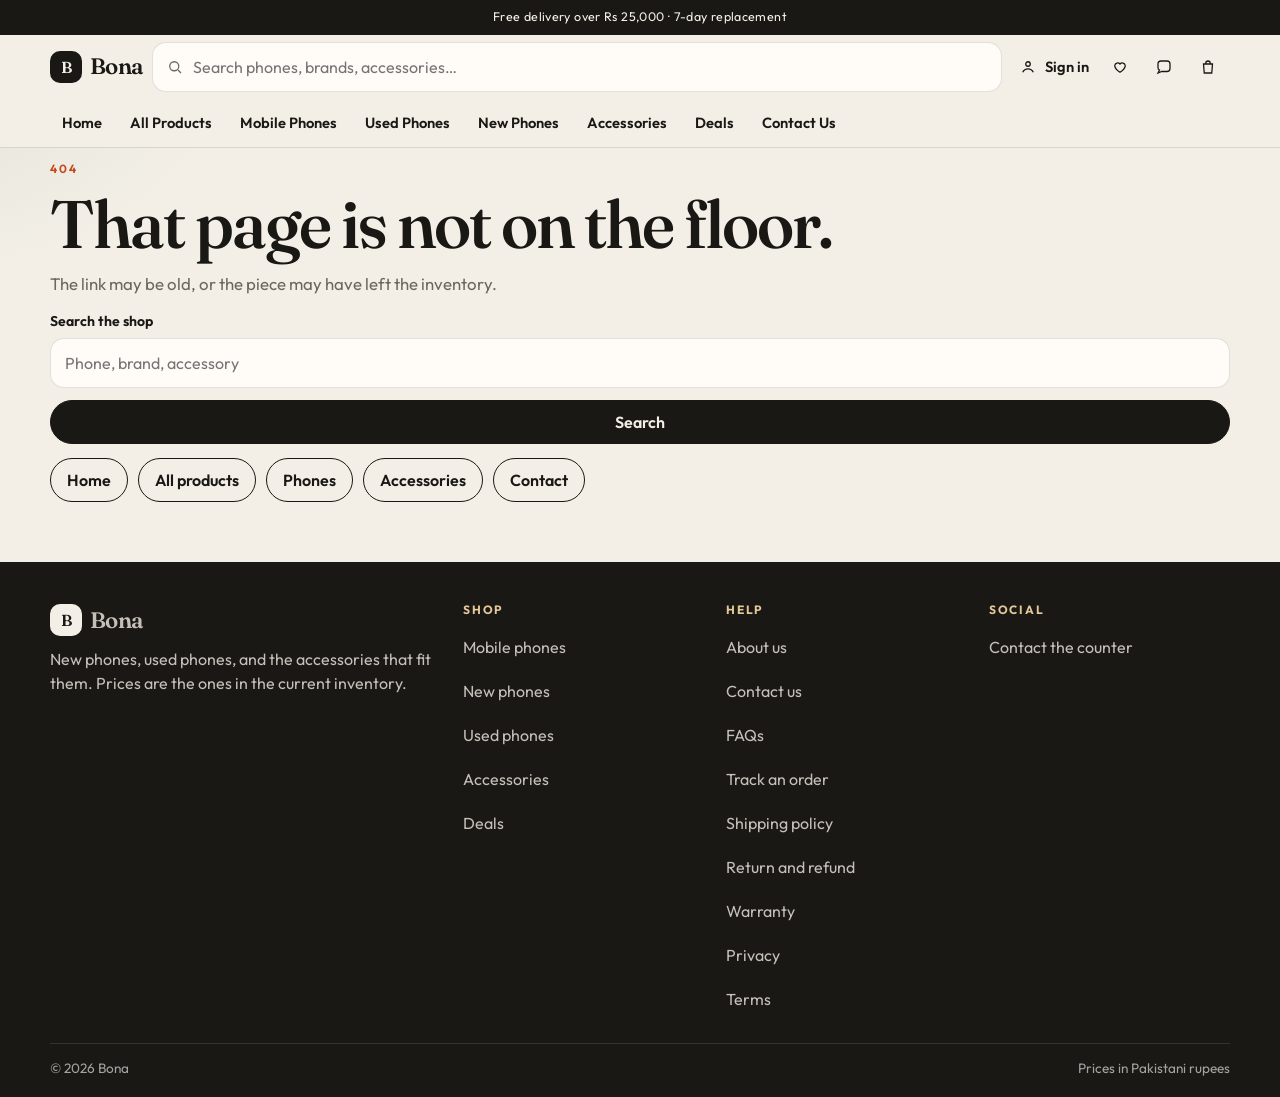
<file: index.html>
<!DOCTYPE html>
<html lang="en">
<head>
  <meta charset="UTF-8">
  <meta name="viewport" content="width=device-width, initial-scale=1, viewport-fit=cover">
  <meta name="theme-color" content="#f3efe6">
  <meta name="description" content="Bona sells new phones, used phones, and accessories. Compare PTA status, battery health, and price, then check out from your phone or a computer.">
  <title>Bona — Phones & Accessories</title>
  <link rel="icon" href="/favicon.svg" type="image/svg+xml">
  <link rel="canonical" href="/">
  <meta name="robots" content="index, follow">
  <link rel="preconnect" href="https://fonts.googleapis.com">
  <link rel="preconnect" href="https://fonts.gstatic.com" crossorigin>
  <link href="https://fonts.googleapis.com/css2?family=Fraunces:ital,opsz,wght@0,9..144,500;0,9..144,600;1,9..144,500&family=Outfit:wght@400;500;600;700&display=swap" rel="stylesheet">
  <link rel="stylesheet" href="/css/shared.css">
  <link rel="stylesheet" href="/css/store.css">
</head>
<body data-app="shop">
  <a class="skip" href="#view">Skip to content</a>
  <header class="header no-print">
    <div class="announce"><p id="announce"></p></div>
    <div class="wrap header-row">
      <a class="logo" href="/">
        <span class="mark" aria-hidden="true">B</span>
        <span id="brand-name">Bona</span>
      </a>
      <form class="search" id="header-search" role="search">
        <svg viewBox="0 0 24 24" fill="none" stroke="currentColor" stroke-width="1.7" aria-hidden="true"><circle cx="11" cy="11" r="6"/><path d="M16 16l4 4"/></svg>
        <label class="sr" for="q">Search the shop</label>
        <input id="q" name="q" type="search" placeholder="Search phones, brands, accessories…" autocomplete="off">
      </form>
      <div class="tools">
        <button class="icon-btn account-btn" id="account-open" type="button" aria-label="Account">
          <svg viewBox="0 0 24 24" fill="none" stroke="currentColor" stroke-width="1.7" aria-hidden="true"><circle cx="12" cy="8" r="3"/><path d="M5 19c1.4-3 3.8-4.5 7-4.5S17.6 16 19 19"/></svg>
          <span class="tool-label" id="account-label">Sign in</span>
        </button>
        <a class="icon-btn" href="/wishlist" id="wish-link" aria-label="Wishlist">
          <svg viewBox="0 0 24 24" fill="none" stroke="currentColor" stroke-width="1.7" aria-hidden="true"><path d="M12 19s-7-4.4-7-9a4 4 0 0 1 7-2 4 4 0 0 1 7 2c0 4.6-7 9-7 9z"/></svg>
          <span id="wish-count" class="count" hidden>0</span>
        </a>
        <a class="icon-btn" id="wa-link" href="/contact" aria-label="WhatsApp">
          <svg viewBox="0 0 24 24" fill="none" stroke="currentColor" stroke-width="1.7" aria-hidden="true"><path d="M6 16l-2 4 5-2h7a4 4 0 0 0 4-4V8a4 4 0 0 0-4-4H8a4 4 0 0 0-4 4v5a3 3 0 0 0 2 3z"/></svg>
        </a>
        <button class="icon-btn" id="cart-open" type="button" aria-label="Open cart">
          <svg viewBox="0 0 24 24" fill="none" stroke="currentColor" stroke-width="1.7" aria-hidden="true"><path d="M6 8h12l-1 12H7L6 8z"/><path d="M9 8V7a3 3 0 0 1 6 0v1"/></svg>
          <span id="cart-count" class="count" hidden>0</span>
        </button>
      </div>
    </div>
    <div class="wrap mobile-search">
      <form class="search" id="header-search-mobile" role="search">
        <svg viewBox="0 0 24 24" fill="none" stroke="currentColor" stroke-width="1.7" aria-hidden="true"><circle cx="11" cy="11" r="6"/><path d="M16 16l4 4"/></svg>
        <label class="sr" for="q-mobile">Search the shop</label>
        <input id="q-mobile" name="q" type="search" placeholder="Search phones, brands, accessories…" autocomplete="off">
      </form>
    </div>
    <nav class="wrap nav-row" aria-label="Shop">
      <a href="/" data-nav="/">Home</a>
      <a href="/products" data-nav="/products">All Products</a>
      <a href="/categories/mobile-phones" data-nav="/phones">Mobile Phones</a>
      <a href="/categories/mobile-phones/used" data-nav="/phones/used">Used Phones</a>
      <a href="/categories/mobile-phones/new" data-nav="/phones/new">New Phones</a>
      <a href="/categories/accessories" data-nav="/accessories">Accessories</a>
      <a href="/offers" data-nav="/deals">Deals</a>
      <a href="/contact" data-nav="/contact">Contact Us</a>
    </nav>
  </header>

  <main id="view"></main>

  <footer class="footer no-print">
    <div class="wrap footer-grid">
      <div>
        <a class="logo" href="/"><span class="mark">B</span><span id="footer-name">Bona</span></a>
        <p style="margin-top:10px">New phones, used phones, and the accessories that fit them. Prices are the ones in the current inventory.</p>
      </div>
      <div>
        <h2>Shop</h2>
        <nav>
          <a href="/categories/mobile-phones">Mobile phones</a>
          <a href="/categories/mobile-phones/new">New phones</a>
          <a href="/categories/mobile-phones/used">Used phones</a>
          <a href="/categories/accessories">Accessories</a>
          <a href="/offers">Deals</a>
        </nav>
      </div>
      <div>
        <h2>Help</h2>
        <nav>
          <a href="/about">About us</a>
          <a href="/contact">Contact us</a>
          <a href="/faq">FAQs</a>
          <a href="/track-order">Track an order</a>
          <a href="/shipping-policy">Shipping policy</a>
          <a href="/return-policy">Return and refund</a>
          <a href="/warranty-policy">Warranty</a>
          <a href="/privacy-policy">Privacy</a>
          <a href="/terms-and-conditions">Terms</a>
        </nav>
      </div>
      <div>
        <h2>Social</h2>
        <nav id="social"></nav>
      </div>
    </div>
    <div class="wrap fineprint">
      <span>© <span id="year"></span> <span id="fine-name">Bona</span></span>
      <span>Prices in Pakistani rupees</span>
    </div>
  </footer>

  <div id="overlay" class="overlay" hidden></div>
  <aside id="drawer" class="drawer no-print" aria-hidden="true" aria-modal="true" aria-labelledby="drawer-title">
    <div class="drawer-head">
      <h2 id="drawer-title">Your cart</h2>
      <button class="icon-btn" id="drawer-close" type="button" aria-label="Close cart">
        <svg viewBox="0 0 24 24" fill="none" stroke="currentColor" stroke-width="1.7" aria-hidden="true"><path d="M6 6l12 12M18 6L6 18"/></svg>
      </button>
    </div>
    <div class="drawer-body" id="drawer-body"></div>
    <div class="drawer-foot" id="drawer-foot"></div>
  </aside>

  <aside id="account" class="drawer no-print" aria-hidden="true" aria-labelledby="account-title">
    <div class="drawer-head">
      <h2 id="account-title">Account</h2>
      <button class="icon-btn" id="account-close" type="button" aria-label="Close account">
        <svg viewBox="0 0 24 24" fill="none" stroke="currentColor" stroke-width="1.7" aria-hidden="true"><path d="M6 6l12 12M18 6L6 18"/></svg>
      </button>
    </div>
    <div class="drawer-body" id="account-body"></div>
  </aside>

  <div id="toast" class="toast" role="status" aria-live="polite"></div>
  <script src="/js/core/util.js"></script>
  <script src="/js/data/seed.js"></script>
  <script src="/js/core/store.js"></script>
  <script src="/js/core/paths.js"></script>
  <script src="/js/core/cart.js"></script>
  <script src="/js/core/auth.js"></script>
  <script src="/js/storefront/customer.js"></script>
  <script src="/js/storefront/app.js"></script>
</body>
</html>
</file>
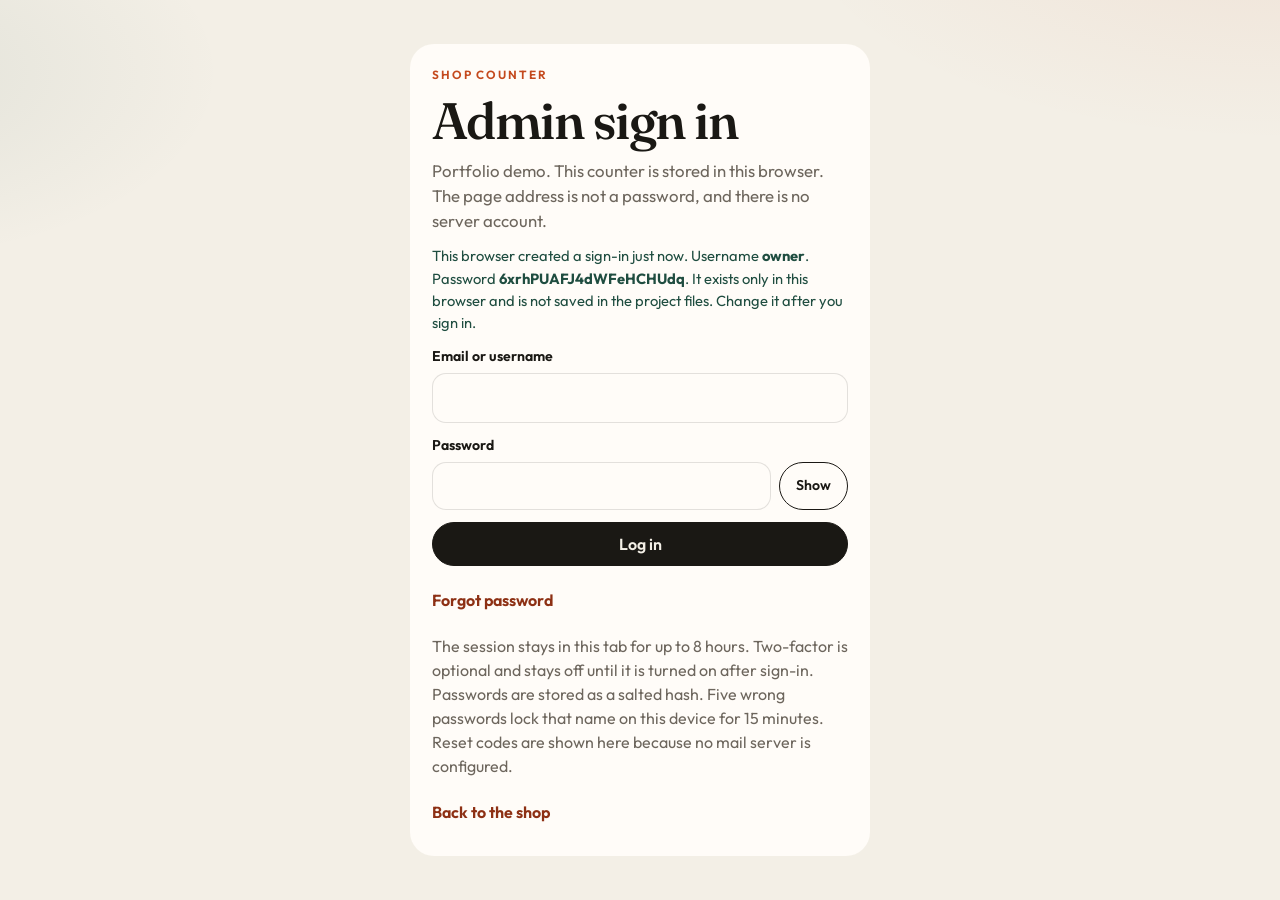
<file: admin.html>
<!DOCTYPE html>
<html lang="en">
<head>
  <meta charset="UTF-8">
  <meta name="viewport" content="width=device-width, initial-scale=1, viewport-fit=cover">
  <meta name="theme-color" content="#1a1814">
  <title>Manage Bona</title>
  <meta name="robots" content="noindex, nofollow">
  <link rel="canonical" href="/Wassmad">
  <link rel="icon" href="/favicon.svg" type="image/svg+xml">
  <link rel="preconnect" href="https://fonts.googleapis.com">
  <link rel="preconnect" href="https://fonts.gstatic.com" crossorigin>
  <link href="https://fonts.googleapis.com/css2?family=Fraunces:opsz,wght@9..144,560;9..144,600&family=Outfit:wght@400;500;600;700&display=swap" rel="stylesheet">
  <link rel="stylesheet" href="/css/shared.css">
  <link rel="stylesheet" href="/css/admin.css">
</head>
<body data-app="admin">
  <div id="app"></div>
  <script src="/js/core/util.js"></script>
  <script src="/js/data/seed.js"></script>
  <script src="/js/core/store.js"></script>
  <script src="/js/core/paths.js"></script>
  <script src="/js/core/cart.js"></script>
  <script src="/js/admin/auth.js"></script>
  <script src="/js/admin/desk.js"></script>
  <script src="/js/admin/app.js"></script>
</body>
</html>
</file>
<file: css/shared.css>
:root {
  --paper: #f3efe6;
  --paper-2: #e7e1d4;
  --white: #fffcf8;
  --ink: #1a1814;
  --muted: #6d665d;
  --line: rgba(26, 24, 20, 0.12);
  --rust: #c4491d;
  --rust-deep: #8d3014;
  --moss: #1f4d40;
  --gold: #e4c89a;
  --shadow: 0 22px 50px rgba(28, 24, 18, 0.12);
  --serif: "Fraunces", "Iowan Old Style", "Palatino Linotype", Palatino, serif;
  --sans: "Outfit", "Avenir Next", "Segoe UI", sans-serif;
  --radius: 22px;
}

* { box-sizing: border-box; }
html { scroll-behavior: smooth; }
body {
  margin: 0;
  min-height: 100dvh;
  background:
    radial-gradient(900px 420px at 100% -10%, rgba(196, 73, 29, 0.08), transparent 55%),
    radial-gradient(700px 380px at -10% 8%, rgba(31, 77, 64, 0.08), transparent 50%),
    var(--paper);
  color: var(--ink);
  font-family: var(--sans);
  font-size: 16px;
  line-height: 1.5;
  padding-left: env(safe-area-inset-left);
  padding-right: env(safe-area-inset-right);
}
body.lock { overflow: hidden; }
img { max-width: 100%; display: block; }
button, input, select, textarea { font: inherit; color: inherit; }
button { cursor: pointer; }
a { color: inherit; text-decoration: none; }
h1, h2, h3, h4, p, ul, ol, dl, dd, figure { margin: 0; }
ul, ol { padding: 0; list-style: none; }
::selection { background: #e7c7b8; color: var(--ink); }
:focus { outline: none; }
:focus-visible { outline: 2px solid var(--rust); outline-offset: 3px; }

.skip {
  position: absolute;
  left: 12px;
  top: -48px;
  z-index: 100;
  background: var(--ink);
  color: var(--paper);
  padding: 8px 12px;
  border-radius: 999px;
}
.skip:focus { top: 12px; }
.wrap { width: min(1180px, calc(100% - 28px)); margin-inline: auto; }
.sr {
  position: absolute;
  width: 1px;
  height: 1px;
  padding: 0;
  margin: -1px;
  overflow: hidden;
  clip: rect(0, 0, 0, 0);
  border: 0;
}

.eyebrow {
  font-size: 0.74rem;
  font-weight: 650;
  letter-spacing: 0.16em;
  text-transform: uppercase;
  color: var(--rust);
}
h1, h2, .serif { font-family: var(--serif); font-weight: 560; letter-spacing: -0.03em; line-height: 0.98; }
h1 { font-size: clamp(2.4rem, 4vw + 1rem, 5.4rem); }
h2 { font-size: clamp(1.8rem, 2vw + 1rem, 3rem); }
.lede { color: var(--muted); font-size: 1.05rem; max-width: 42rem; }
.muted { color: var(--muted); }
.low { color: var(--rust-deep); font-size: 0.85rem; }
.hint { color: var(--moss); font-size: 0.92rem; }

.btn, .icon-btn {
  display: inline-flex;
  align-items: center;
  justify-content: center;
  gap: 8px;
  min-height: 44px;
  border-radius: 999px;
  border: 1px solid var(--ink);
  background: var(--ink);
  color: var(--paper);
  font-weight: 600;
  padding: 0 16px;
}
.btn svg, .icon-btn svg { width: 18px; height: 18px; }
.btn-ghost { background: transparent; color: var(--ink); }
.btn-cream { background: var(--paper); color: var(--ink); border-color: var(--paper); }
.btn-wide { width: 100%; }
.btn-small { min-height: 44px; padding: 0 12px; font-size: 0.9rem; }
.icon-btn {
  width: 44px;
  padding: 0;
  background: transparent;
  color: var(--ink);
  border-color: transparent;
  position: relative;
}
.link {
  display: inline-flex;
  align-items: center;
  gap: 6px;
  font-weight: 650;
  border-bottom: 1px solid currentColor;
  width: fit-content;
}
input, select, textarea {
  width: 100%;
  min-height: 48px;
  border-radius: 14px;
  border: 1px solid var(--line);
  background: var(--white);
  padding: 12px 14px;
}
textarea { min-height: 110px; resize: vertical; }
.field { display: grid; gap: 6px; }
.field span, .field legend { font-size: 0.88rem; font-weight: 650; }
.err { color: var(--rust-deep); font-size: 0.82rem; }
.stack { display: grid; gap: 12px; }
.cluster { display: flex; flex-wrap: wrap; gap: 10px; }

.stars { position: relative; display: inline-block; font-size: 12px; letter-spacing: 1px; line-height: 1; }
.stars::before, .stars::after { font-family: Georgia, serif; }
.stars::before { content: "★★★★★"; color: #ddd4c8; }
.stars::after {
  content: "★★★★★";
  color: var(--rust);
  position: absolute;
  left: 0;
  top: 0;
  width: calc(var(--v) * 20%);
  overflow: hidden;
  white-space: nowrap;
}

.frame {
  position: relative;
  overflow: hidden;
  border-radius: 18px;
  background:
    radial-gradient(circle at 30% 20%, #fff, transparent 42%),
    linear-gradient(160deg, #efe6da, #ddd3c4);
  aspect-ratio: 4 / 5;
}
.frame img { position: absolute; inset: 0; width: 100%; height: 100%; object-fit: cover; opacity: 0; transition: opacity 0.4s ease; }
.frame img.is-ready { opacity: 1; }

.toast {
  position: fixed;
  left: 50%;
  bottom: 18px;
  transform: translateX(-50%) translateY(12px);
  background: var(--ink);
  color: var(--paper);
  border-radius: 999px;
  padding: 12px 16px;
  z-index: 80;
  opacity: 0;
  pointer-events: none;
  transition: 0.25s ease;
  max-width: min(92vw, 420px);
  text-align: center;
}
.toast.is-on { opacity: 1; transform: translateX(-50%) translateY(0); }

@media (prefers-reduced-motion: reduce) {
  *, *::before, *::after { animation: none !important; transition: none !important; }
  .frame img { opacity: 1; }
  html { scroll-behavior: auto; }
}
@media print {
  .no-print { display: none !important; }
  body { background: white; }
}
</file>
<file: css/store.css>
.announce {
  background: var(--ink);
  color: var(--paper);
  text-align: center;
  font-size: 0.78rem;
  letter-spacing: 0.03em;
  padding: 8px 14px;
}
.announce p { margin: 0; white-space: nowrap; overflow: hidden; text-overflow: ellipsis; }

.header {
  position: sticky;
  top: 0;
  z-index: 30;
  background: var(--paper);
  border-bottom: 1px solid var(--line);
}
.header-row, .nav-row {
  display: flex;
  align-items: center;
  gap: 10px;
  min-height: 64px;
}
.logo {
  display: inline-flex;
  align-items: center;
  gap: 8px;
  font-family: var(--serif);
  font-weight: 600;
  font-size: 1.4rem;
  letter-spacing: -0.03em;
  flex: none;
}
.mark {
  width: 32px;
  height: 32px;
  display: grid;
  place-items: center;
  border-radius: 10px;
  background: var(--ink);
  color: var(--paper);
  font-size: 1rem;
}
.search {
  display: none;
  flex: 1;
  position: relative;
}
.search svg { position: absolute; left: 14px; top: 50%; transform: translateY(-50%); width: 18px; height: 18px; color: var(--muted); }
.search input { padding-left: 40px; background: var(--white); }
.tools { margin-left: auto; display: flex; align-items: center; }
.count {
  position: absolute;
  top: 4px;
  right: 2px;
  min-width: 16px;
  height: 16px;
  padding: 0 4px;
  border-radius: 99px;
  background: var(--rust);
  color: white;
  font-size: 10px;
  display: grid;
  place-items: center;
}
.count[hidden] { display: none !important; }
.icon-btn.on { color: var(--rust); }
.account-btn { width: auto; padding: 0 8px 0 6px; }
.tool-label { font-weight: 600; font-size: 0.92rem; }
.nav-row { min-height: 48px; overflow: auto; scrollbar-width: none; gap: 4px; }
.nav-row::-webkit-scrollbar { display: none; }
.nav-row a {
  flex: none;
  min-height: 44px;
  display: inline-flex;
  align-items: center;
  padding: 0 12px;
  border-radius: 999px;
  font-weight: 600;
  font-size: 0.92rem;
}
.nav-row a[aria-current="page"] { background: var(--ink); color: var(--paper); }
.mobile-search { display: block; padding: 0 0 12px; }
.mobile-search .search { display: block; }

@media (max-width: 720px) {
  .tool-label { position: absolute; width: 1px; height: 1px; overflow: hidden; clip: rect(0 0 0 0); }
  .account-btn { width: 44px; padding: 0; }
}

@media (min-width: 900px) {
  .search { display: block; }
  .mobile-search { display: none; }
  .nav-row { flex-wrap: wrap; overflow: visible; }
}

.hero { display: grid; gap: 22px; padding: 28px 0 8px; }
.hero h1 em { font-style: italic; font-weight: 520; color: var(--moss); }
.hero-copy { display: grid; gap: 14px; align-content: center; }
.trust-inline { display: flex; flex-wrap: wrap; gap: 8px 16px; color: var(--muted); font-size: 0.92rem; }
.trust-inline li { display: flex; align-items: center; gap: 8px; }
.trust-inline li::before { content: ""; width: 6px; height: 6px; border-radius: 50%; background: var(--moss); }
@media (min-width: 900px) {
  .hero { grid-template-columns: 1.05fr 0.95fr; gap: 40px; align-items: center; min-height: calc(100dvh - 180px); }
}

.section { padding: 42px 0; }
.section-head {
  display: flex;
  justify-content: space-between;
  align-items: flex-end;
  gap: 12px;
  flex-wrap: wrap;
  margin-bottom: 16px;
}
.cats { display: grid; grid-template-columns: 1fr 1fr; gap: 10px; }
.cat {
  position: relative;
  isolation: isolate;
  min-height: 148px;
  border-radius: 20px;
  overflow: hidden;
  display: flex;
  align-items: flex-end;
  padding: 12px;
  color: white;
}
.cat img { position: absolute; inset: 0; width: 100%; height: 100%; object-fit: cover; z-index: -2; }
.cat::after { content: ""; position: absolute; inset: 0; z-index: -1; background: linear-gradient(180deg, rgba(20,16,12,.05), rgba(20,16,12,.72)); }
.cat strong { font-family: var(--serif); font-size: 1.35rem; font-weight: 560; letter-spacing: -0.03em; }
@media (min-width: 900px) { .cats { grid-template-columns: repeat(4, 1fr); } .cat { min-height: 190px; } }

.rail {
  display: grid;
  grid-auto-flow: column;
  grid-auto-columns: minmax(230px, 78%);
  gap: 12px;
  overflow-x: auto;
  scroll-snap-type: x mandatory;
  padding-bottom: 8px;
  scrollbar-width: none;
}
.rail::-webkit-scrollbar { display: none; }
.rail .card { scroll-snap-align: start; }
@media (min-width: 1000px) { .rail { grid-auto-columns: calc((100% - 36px) / 4); } }

.cards { display: grid; gap: 14px; }
.cards.grid { grid-template-columns: 1fr; }
@media (min-width: 720px) { .cards.grid { grid-template-columns: 1fr 1fr; } }
@media (min-width: 1100px) { .cards.grid { grid-template-columns: repeat(3, 1fr); } }
.card {
  background: rgba(255, 252, 248, 0.8);
  border: 1px solid rgba(26, 24, 20, 0.06);
  border-radius: var(--radius);
  padding: 8px;
  display: grid;
  gap: 10px;
}
.badge, .pill-tag {
  display: inline-flex;
  align-items: center;
  min-height: 26px;
  padding: 0 8px;
  border-radius: 999px;
  background: var(--white);
  font-size: 0.72rem;
  font-weight: 700;
  letter-spacing: 0.06em;
  text-transform: uppercase;
}
.badge { position: absolute; top: 10px; left: 10px; z-index: 1; }
.wish {
  position: absolute;
  top: 8px;
  right: 8px;
  z-index: 1;
  width: 40px;
  height: 40px;
  border: 0;
  border-radius: 50%;
  background: var(--white);
  display: grid;
  place-items: center;
}
.wish svg { width: 18px; height: 18px; }
.wish.on { color: var(--rust); background: #fff; }
.card-body { display: grid; gap: 4px; padding: 0 6px 8px; }
.brand { font-size: 0.72rem; letter-spacing: 0.14em; text-transform: uppercase; color: var(--muted); }
.card h3 { font-family: var(--serif); font-size: 1.35rem; font-weight: 560; letter-spacing: -0.03em; }
.meta, .facts { color: var(--muted); font-size: 0.92rem; }
.price { display: flex; flex-wrap: wrap; gap: 6px 8px; align-items: baseline; }
.price strong { font-size: 1.05rem; }
.price s { color: var(--muted); font-size: 0.85rem; }
.card-actions { display: flex; flex-wrap: wrap; gap: 8px; align-items: center; margin-top: 6px; }
.cards.list { grid-template-columns: 1fr; }
.card.list { grid-template-columns: 112px 1fr; align-items: center; }
.card.list .frame { aspect-ratio: 1; }
@media (min-width: 800px) {
  .card.list { grid-template-columns: 160px 1fr auto; }
  .card.list .card-actions { flex-direction: column; align-items: stretch; }
}
@media (hover: hover) {
  .card { transition: transform 0.2s ease, box-shadow 0.2s ease; }
  .card:hover { transform: translateY(-2px); box-shadow: var(--shadow); }
}

.trust-grid, .reviews { display: grid; gap: 10px; }
.trust-card, .quote, .panel {
  background: var(--white);
  border-radius: 20px;
  padding: 16px;
  border: 1px solid rgba(26, 24, 20, 0.05);
}
.trust-card strong, .quote p { font-family: var(--serif); letter-spacing: -0.02em; }
.trust-card strong { font-size: 1.25rem; display: block; margin-bottom: 6px; }
.quote { display: grid; gap: 12px; }
.quote p { font-size: 1.25rem; line-height: 1.25; }
@media (min-width: 800px) {
  .trust-grid { grid-template-columns: repeat(5, 1fr); }
  .reviews { grid-template-columns: repeat(3, 1fr); }
}

.crumb { display: flex; flex-wrap: wrap; gap: 6px; color: var(--muted); font-size: 0.88rem; padding-top: 18px; }
.crumb a { border-bottom: 1px solid transparent; }
.page-head { display: grid; gap: 8px; padding: 12px 0 16px; }
.page-head h1 { font-size: clamp(2.2rem, 4vw + 0.6rem, 4.2rem); }
.listing { display: grid; gap: 16px; padding-bottom: 48px; }
@media (min-width: 980px) {
  .listing { grid-template-columns: 260px 1fr; align-items: start; }
  .listing .page-head, .listing .crumb { grid-column: 1 / -1; }
}
.filters {
  display: grid;
  gap: 12px;
  background: var(--white);
  border-radius: 20px;
  padding: 14px;
  border: 1px solid var(--line);
}
.filters h2 { font-size: 1.4rem; }
.check { display: flex; align-items: center; gap: 8px; min-height: 44px; }
.check input { width: auto; min-height: 0; }
.result-bar { display: flex; flex-wrap: wrap; gap: 8px; align-items: center; margin-bottom: 12px; }
.result-bar select { width: auto; min-width: 140px; }
.filter-toggle { display: inline-flex; }
@media (min-width: 980px) { .filter-toggle { display: none; } }
@media (max-width: 979px) {
  .filters {
    position: fixed;
    z-index: 45;
    inset: 0 auto 0 0;
    width: min(360px, 92vw);
    overflow: auto;
    transform: translateX(-105%);
    transition: transform 0.3s ease;
    border-radius: 0;
  }
  body.filters-open .filters { transform: none; }
}

.pdp { display: grid; gap: 20px; padding: 18px 0 28px; }
.gallery { display: grid; gap: 10px; }
.pdp-copy { display: grid; align-content: start; gap: 12px; }
.pdp h1 { font-size: clamp(2.2rem, 3vw + 1rem, 4rem); }
.facts-list { display: grid; }
.facts-list div { display: grid; grid-template-columns: 130px 1fr; gap: 8px; padding: 10px 0; border-top: 1px solid var(--line); }
.qty { display: inline-flex; align-items: center; height: 48px; border: 1px solid var(--line); border-radius: 999px; background: var(--white); }
.qty button { width: 44px; height: 44px; border: 0; background: transparent; font-size: 1.2rem; }
@media (min-width: 900px) {
  .pdp { grid-template-columns: 1.05fr 0.95fr; gap: 48px; align-items: start; }
.gallery { position: sticky; top: 96px; display: grid; gap: 10px; }
}
.buybar > div { min-width: 0; }
.buybar .muted { display: block; overflow: hidden; text-overflow: ellipsis; white-space: nowrap; max-width: 46vw; }
.buybar {
  position: fixed;
  left: 0; right: 0; bottom: 0;
  z-index: 28;
  display: flex;
  justify-content: space-between;
  gap: 10px;
  align-items: center;
  padding: 10px 14px calc(10px + env(safe-area-inset-bottom));
  background: rgba(243, 239, 230, 0.96);
  border-top: 1px solid var(--line);
}
body.has-buybar { padding-bottom: 84px; }
body.has-buybar .toast { bottom: 96px; }
@media (min-width: 900px) {
  .buybar { display: none; }
  body.has-buybar { padding-bottom: 0; }
}

.wish-page { padding-bottom: 36px; }
.wish-list { display: grid; gap: 12px; }
.wish-row {
  display: grid;
  grid-template-columns: 92px minmax(0, 1fr);
  gap: 12px;
  align-items: start;
  background: var(--white);
  border-radius: 18px;
  padding: 12px;
}
.wish-row .frame { aspect-ratio: 4 / 5; border-radius: 14px; overflow: hidden; }
.wish-row .frame img { width: 100%; height: 100%; object-fit: cover; }
.wish-copy { display: grid; gap: 4px; min-width: 0; }
.wish-copy h2 { font-size: clamp(1.35rem, 2vw + 0.8rem, 2rem); line-height: 1.05; }
.wish-copy .meta { overflow-wrap: anywhere; }
.wish-actions { display: flex; flex-wrap: wrap; gap: 8px; margin-top: 8px; }
.wish-actions .btn { flex: 1 1 9.5rem; }
.wish-row.is-unavailable .frame { filter: grayscale(0.35); }
@media (max-width: 520px) {
  .facts-list div { grid-template-columns: 1fr; gap: 2px; }
  .announce p { white-space: normal; }
  .promo { flex-wrap: wrap; }
  .line h3 { overflow-wrap: anywhere; font-size: 1.15rem; }
  .wish-row { grid-template-columns: 76px minmax(0, 1fr); padding: 10px; }
  .wish-actions { flex-direction: column; }
  .wish-actions .btn { width: 100%; flex-basis: auto; }
}
@media (min-width: 800px) {
  .wish-row { grid-template-columns: 140px minmax(0, 1fr); padding: 16px; gap: 18px; }
}

.layout { display: grid; gap: 18px; padding: 18px 0 40px; }
.line { display: grid; grid-template-columns: 76px 1fr; gap: 12px; padding: 12px 0; border-bottom: 1px solid var(--line); }
.line img { width: 76px; height: 96px; object-fit: cover; border-radius: 12px; background: var(--paper-2); }
.line-top { display: flex; justify-content: space-between; gap: 8px; }
.totals { display: grid; gap: 8px; }
.totals div, .split { display: flex; justify-content: space-between; gap: 10px; }
.totals .grand { font-weight: 700; padding-top: 8px; border-top: 1px solid var(--line); }
.promo { display: flex; gap: 8px; }
.promo input { flex: 1; }
.form-grid { display: grid; gap: 12px; }
@media (min-width: 800px) {
  .layout { grid-template-columns: 1.15fr 0.85fr; align-items: start; }
  .form-grid.two { grid-template-columns: 1fr 1fr; }
  .sticky { position: sticky; top: 96px; }
}
.pay { display: grid; grid-template-columns: auto 1fr; gap: 10px; align-items: center; border: 1px solid var(--line); border-radius: 16px; padding: 12px; background: var(--paper); min-height: 44px; }
.pay:has(input:checked) { border-color: var(--ink); background: white; }
.empty { display: grid; justify-items: center; text-align: center; gap: 10px; padding: 36px 10px; }
.policy { display: grid; gap: 14px; padding: 12px 0 48px; }
.policy h2 { font-size: 1.6rem; margin-top: 8px; }
details { background: var(--white); border-radius: 16px; padding: 12px 14px; }
summary { cursor: pointer; font-weight: 650; min-height: 44px; display: flex; align-items: center; }
.auth-card { max-width: 560px; }
.contact-grid { display: grid; gap: 16px; }
.jump { display: flex; gap: 8px; overflow-x: auto; padding-bottom: 4px; }
.jump button, .jump a { flex: 0 0 auto; min-height: 44px; border: 1px solid var(--line); background: white; border-radius: 999px; padding: 0 14px; font: inherit; color: inherit; cursor: pointer; display: inline-flex; align-items: center; }
.jump a[aria-current="page"] { background: var(--ink); color: var(--paper); }
.account-page section { scroll-margin-top: 110px; }
.account-page .split { align-items: center; gap: 12px; }
.auth-card .check, .account-page .check { align-items: flex-start; min-height: 44px; }
.auth-card .check input, .account-page .check input { width: 22px; height: 22px; margin-top: 2px; }
@media (min-width: 800px) { .contact-grid { grid-template-columns: 0.9fr 1.1fr; align-items: start; } }

.overlay { position: fixed; inset: 0; background: rgba(22, 18, 14, 0.46); opacity: 0; pointer-events: none; z-index: 40; }
.overlay.is-open { opacity: 1; pointer-events: auto; }
.drawer {
  position: fixed;
  top: 0; right: 0;
  height: 100dvh;
  width: min(420px, 100%);
  background: var(--paper);
  z-index: 50;
  transform: translateX(104%);
  transition: transform 0.3s ease;
  display: flex;
  flex-direction: column;
}
.drawer.is-open { transform: none; }
.drawer-head, .drawer-foot { padding: 14px 16px; display: flex; justify-content: space-between; align-items: center; gap: 8px; }
.drawer-head { border-bottom: 1px solid var(--line); }
.drawer-head h2 { font-size: 1.7rem; }
.drawer-body { flex: 1; overflow: auto; padding: 8px 16px 16px; }
.drawer-foot { border-top: 1px solid var(--line); display: grid; padding-bottom: calc(14px + env(safe-area-inset-bottom)); }

.footer { background: var(--ink); color: #efeae2; margin-top: 12px; padding: 42px 0 18px; }
.footer-grid { display: grid; gap: 22px; }
.footer .mark { background: var(--paper); color: var(--ink); }
.footer h2 { font-family: var(--sans); font-size: 0.75rem; letter-spacing: 0.14em; text-transform: uppercase; color: var(--gold); font-weight: 700; margin-bottom: 10px; }
.footer a, .footer p { color: rgba(239, 234, 226, 0.8); }
.footer nav { display: grid; }
.footer nav a { display: flex; align-items: center; min-height: 44px; }
.fineprint { display: flex; justify-content: space-between; gap: 8px; flex-wrap: wrap; margin-top: 22px; padding-top: 14px; border-top: 1px solid rgba(255,255,255,.12); color: rgba(255,255,255,.6); font-size: 0.85rem; }
@media (min-width: 800px) { .footer-grid { grid-template-columns: 1.3fr repeat(3, 0.8fr); } }

.account-box { display: grid; gap: 10px; }
.load-more { margin: 16px auto 0; }
</file>
<file: css/admin.css>
.admin-shell { min-height: 100dvh; display: grid; grid-template-rows: auto auto 1fr; }
.side { display: flex; gap: 8px; align-items: center; overflow-x: auto; padding: 10px 12px; background: var(--ink); color: var(--paper); }
.side-label { display: none; }
.side-jump { display: block; width: 100%; }
.side-jump select { background: var(--paper); color: var(--ink); }
.side-kicker { margin: 0; font-size: 0.72rem; letter-spacing: 0.14em; text-transform: uppercase; color: var(--gold); }
.side nav { display: flex; gap: 6px; }
.side button, .side a[data-view] { flex: none; min-height: 44px; border: 0; border-radius: 999px; background: transparent; color: var(--paper); padding: 0 12px; font-weight: 650; display: inline-flex; align-items: center; }
.side button[aria-current="page"], .side a[data-view][aria-current="page"] { background: var(--paper); color: var(--ink); }
.admin-main h1 { font-size: clamp(2rem, 3vw, 3.1rem); }
.admin-main h2 { font-size: 1.5rem; }
.login h1 { font-size: clamp(2.1rem, 4vw, 3.2rem); }
.login-card { width: min(460px, 100%); display: grid; gap: 12px; background: var(--white); padding: 22px; border-radius: 24px; }
.pass-row { display: flex; gap: 8px; }
.pass-row input { flex: 1; }
.filters { display: grid; gap: 10px; }
.two { display: grid; gap: 12px; }
.chart { display: flex; align-items: flex-end; gap: 6px; min-height: 150px; overflow-x: auto; }
.chart div { display: grid; align-items: end; justify-items: center; gap: 4px; min-width: 18px; flex: 1; }
.chart span { display: block; width: 100%; max-width: 28px; background: var(--rust); border-radius: 8px 8px 2px 2px; }
.chart small { color: var(--muted); font-size: 0.7rem; }
.pill { display: inline-flex; align-items: center; min-height: 28px; padding: 0 10px; border-radius: 999px; background: var(--paper-2); font-size: 0.78rem; font-weight: 650; }
.pill.ok { background: #e4f0e8; }
.pill.warn { background: #f8ead7; }
.pill.stop { background: #f6e0d8; }
.form-section { background: var(--white); border-radius: 18px; padding: 16px; display: grid; gap: 12px; }
.form-section h2 { margin: 0; }
.editor-layout { display: grid; gap: 16px; }
.listing-preview { order: -1; }
.preview-card { background: var(--white); border-radius: 18px; padding: 12px; display: grid; gap: 8px; }
.preview-card img, .preview-empty { width: 100%; aspect-ratio: 4 / 5; object-fit: cover; border-radius: 14px; background: var(--paper-2); }
.preview-empty { display: grid; place-items: center; color: var(--muted); }
.preview-card h3 { font-family: var(--serif); font-size: 1.6rem; margin: 0; }
.shots { display: grid; gap: 10px; }
.shot { display: grid; grid-template-columns: 72px minmax(0, 1fr); gap: 10px; align-items: start; background: var(--paper); border-radius: 14px; padding: 8px; }
.shot img { width: 72px; height: 88px; object-fit: cover; border-radius: 8px; background: var(--paper-2); }
.check-line { display: flex; align-items: center; gap: 8px; min-height: 44px; font-weight: 650; }
.form-actions { display: flex; flex-wrap: wrap; gap: 8px; }
@media (min-width: 960px) {
  .editor-layout { grid-template-columns: minmax(0, 1fr) 280px; align-items: start; }
  .listing-preview { order: 0; position: sticky; top: 16px; }
}
.link { background: none; border: 0; padding: 0; color: var(--rust-deep); font-weight: 650; text-align: left; min-height: 44px; }
@media (min-width: 800px) {
  .filters { grid-template-columns: repeat(3, 1fr); }
  .two { grid-template-columns: 1fr 1fr; }
}
@media (max-width: 959px) {
  .side nav, .side-kicker { display: none; }
  .side { display: block; }
}
@media (min-width: 960px) {
  .side-jump { display: none; }
  .side-label { display: block; margin: 16px 8px 4px; font-size: 0.68rem; letter-spacing: 0.14em; text-transform: uppercase; color: var(--gold); }
  .admin-shell { grid-template-columns: 230px 1fr; grid-template-rows: auto 1fr; }
  .side { grid-row: 1 / span 2; flex-direction: column; align-items: stretch; overflow: auto; padding: 22px 14px; position: sticky; top: 0; height: 100dvh; }
  .side nav { flex-direction: column; }
  .side button, .side a[data-view] { text-align: left; border-radius: 14px; }
  .admin-bar, .admin-main { grid-column: 2; }
}
.admin-bar {
  display: flex;
  justify-content: space-between;
  align-items: center;
  flex-wrap: wrap;
  gap: 12px;
  padding: 14px 16px;
  background: var(--ink);
  color: var(--paper);
}
.admin-bar .logo { display: inline-flex; align-items: center; gap: 8px; color: var(--paper); font-weight: 700; text-decoration: none; }
.admin-bar .mark { width: 32px; height: 32px; display: grid; place-items: center; border-radius: 10px; background: var(--paper); color: var(--ink); font-family: var(--serif); }
.admin-bar a { color: var(--paper); }
.admin-bar .btn, .admin-main .btn { min-height: 44px; }
.admin-nav {
  display: flex;
  gap: 6px;
  overflow: auto;
  padding: 10px 16px;
  border-bottom: 1px solid var(--line);
  background: rgba(255, 252, 248, 0.7);
}
.admin-nav button {
  flex: none;
  min-height: 40px;
  border-radius: 999px;
  border: 1px solid var(--line);
  background: transparent;
  padding: 0 12px;
  font-weight: 650;
}
.admin-nav button[aria-current="page"] { background: var(--ink); color: var(--paper); border-color: var(--ink); }
.admin-main { width: min(1100px, calc(100% - 28px)); margin: 20px auto 48px; display: grid; gap: 16px; }
.product-cell { display: flex; flex-direction: column; align-items: center; gap: 8px; width: max-content; }
.product-shot { display: flex; align-items: center; justify-content: center; padding: 8px; background: var(--paper); border-radius: 14px; }
.product-cell .row-actions { flex-wrap: nowrap; }
.product-cell .btn { min-height: 44px; white-space: nowrap; }
.row-actions .btn { min-height: 44px; }
.stats { display: grid; grid-template-columns: 1fr 1fr; gap: 10px; }
@media (min-width: 800px) { .stats { grid-template-columns: repeat(4, 1fr); } }
.stat { background: var(--white); border-radius: 18px; padding: 14px; }
.stat strong { display: block; font-family: var(--serif); font-size: 1.8rem; }
.admin-main { min-width: 0; }
.table-wrap { overflow-x: auto; max-width: 100%; background: var(--white); border-radius: 18px; -webkit-overflow-scrolling: touch; }
table { width: 100%; border-collapse: collapse; min-width: 760px; }
th, td { text-align: left; padding: 10px 12px; border-bottom: 1px solid var(--line); vertical-align: top; font-size: 0.92rem; }
th { font-size: 0.75rem; letter-spacing: 0.08em; text-transform: uppercase; color: var(--muted); }
.row-actions { display: flex; flex-direction: row; gap: 6px; flex-wrap: nowrap; }
.login {
  min-height: 100dvh;
  display: grid;
  place-items: center;
  padding: 24px;
}
.login form { width: 100%; display: grid; gap: 12px; }
.form-2 { display: grid; gap: 12px; }
@media (min-width: 800px) { .form-2 { grid-template-columns: 1fr 1fr; } }
.span-2 { grid-column: 1 / -1; }
.thumb { display: block; width: 72px; height: 88px; object-fit: cover; border-radius: 8px; background: var(--paper-2); }
</file>
